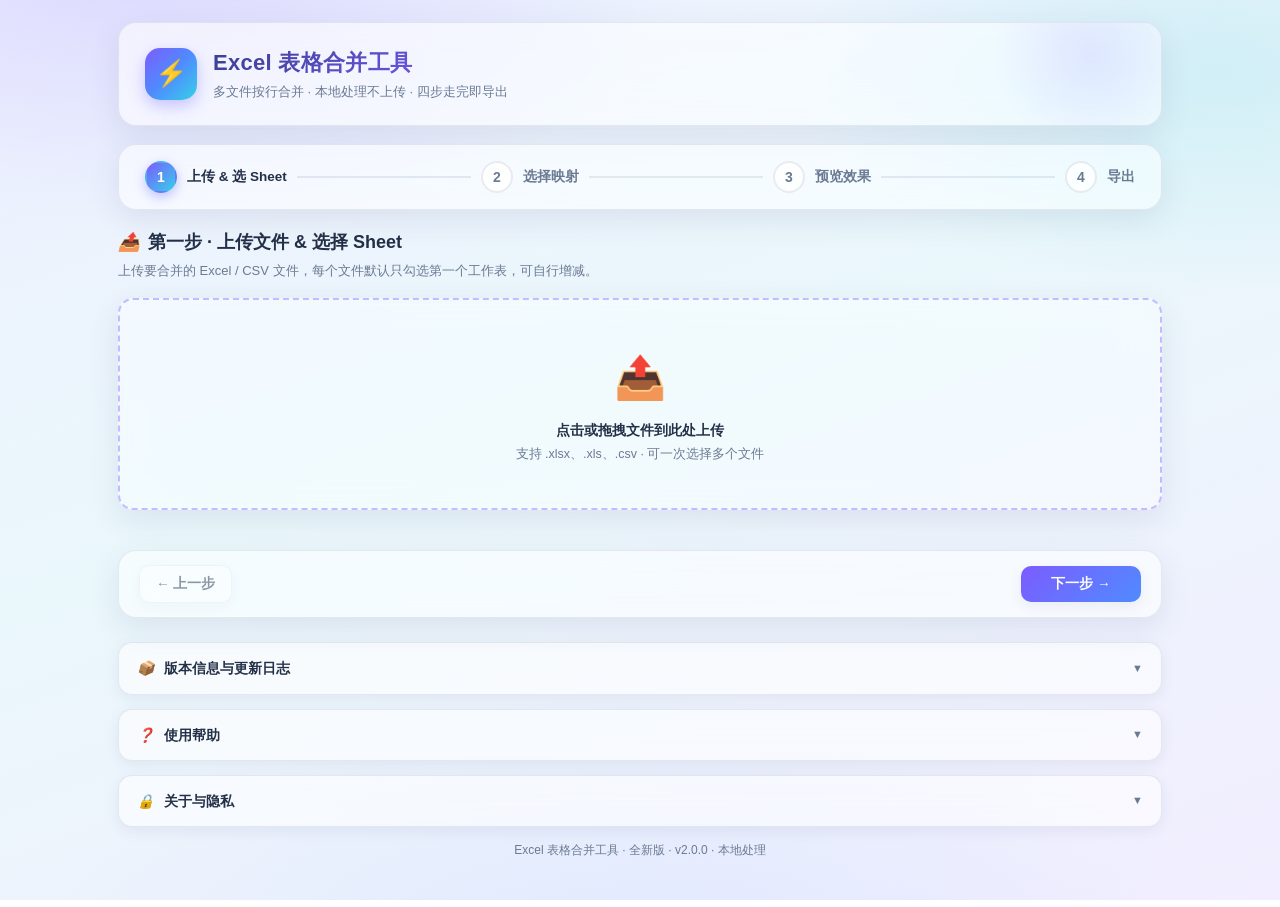
<file: index.html>
<!DOCTYPE html>
<html lang="zh-CN">
<head>
    <meta charset="UTF-8">
    <meta name="viewport" content="width=device-width, initial-scale=1.0">
    <title>Excel 表格合并工具 · 全新版</title>
    <link rel="stylesheet" href="style.css">
</head>
<body>
<div class="app">

    <!-- ==================== 品牌头 ==================== -->
    <header class="app-header glass">
        <div class="brand">
            <span class="brand-icon">⚡</span>
            <div class="brand-text">
                <h1>Excel 表格合并工具</h1>
                <p class="brand-sub">多文件按行合并 · 本地处理不上传 · 四步走完即导出</p>
            </div>
        </div>
    </header>

    <!-- ==================== 四步向导进度条 ==================== -->
    <nav class="stepper glass" id="stepper">
        <div class="step-item active" data-step="1">
            <div class="step-dot" id="stepDot1">1</div>
            <span class="step-label">上传 &amp; 选 Sheet</span>
        </div>
        <div class="step-line"><i></i></div>
        <div class="step-item" data-step="2">
            <div class="step-dot" id="stepDot2">2</div>
            <span class="step-label">选择映射</span>
        </div>
        <div class="step-line"><i></i></div>
        <div class="step-item" data-step="3">
            <div class="step-dot" id="stepDot3">3</div>
            <span class="step-label">预览效果</span>
        </div>
        <div class="step-line"><i></i></div>
        <div class="step-item" data-step="4">
            <div class="step-dot" id="stepDot4">4</div>
            <span class="step-label">导出</span>
        </div>
    </nav>

    <!-- 全局状态条（合并进度提示，默认隐藏） -->
    <div class="status-bar glass" id="statusBar">
        <div id="statusMessage">正在处理文件...</div>
        <div class="progress-bar"><div class="progress" id="progressBar"></div></div>
    </div>

    <main class="app-main">

        <!-- ==================== ① 上传 & 选 Sheet ==================== -->
        <section class="step-panel active" id="step-upload">
            <div class="step-head">
                <h2><i>📤</i> 第一步 · 上传文件 &amp; 选择 Sheet</h2>
                <p>上传要合并的 Excel / CSV 文件，每个文件默认只勾选第一个工作表，可自行增减。</p>
            </div>

            <div class="upload-area glass" id="uploadArea">
                <i>📤</i>
                <p>点击或拖拽文件到此处上传</p>
                <p class="upload-sub">支持 .xlsx、.xls、.csv · 可一次选择多个文件</p>
                <input type="file" id="fileInput" multiple accept=".xlsx,.xls,.csv" style="display: none;">
            </div>

            <div class="file-info" id="fileInfo"><!-- 文件卡片 + 每文件 Sheet 勾选动态生成 --></div>
        </section>

        <!-- ==================== ② 选择映射 ==================== -->
        <section class="step-panel" id="step-mapping">
            <div class="step-head">
                <h2><i>🛠️</i> 第二步 · 选择映射</h2>
                <p>从预设读取，或从源列池点选/新建目标字段并挂上源列。常规直接套预设，新情况手动配。</p>
            </div>

            <!-- 预设横条（读取·修改·保存都在这） -->
            <div class="preset-bar glass">
                <div class="preset-bar-title">📋 预设</div>
                <div class="preset-row">
                    <label>字段模板</label>
                    <select id="fieldPresetSelect" class="input-field glass">
                        <option value="质检目标列预设">质检目标列预设</option>
                        <option value="敏感词目标列映射">敏感词目标列映射</option>
                        <option value="回查目标列映射">回查目标列映射</option>
                        <option value="文本通用">文本通用</option>
                        <option value="图片通用">图片通用</option>
                        <option value="AI反馈-文本">AI反馈-文本</option>
                        <option value="AI反馈-图片">AI反馈-图片</option>
                        <option value="帖子举报">帖子举报</option>
                        <option value="文本举报">文本举报</option>
                        <option value="大模型">大模型</option>
                    </select>
                    <button class="btn btn-primary" id="loadFieldPresetBtn">读取并应用</button>
                </div>
                <div class="preset-row">
                    <label>映射方案</label>
                    <select id="mapPresetSelect" class="input-field glass">
                        <option value="质检映射预设">质检映射预设</option>
                        <option value="敏感词映射预设">敏感词映射预设</option>
                        <option value="回查映射预设">回查映射预设</option>
                    </select>
                    <button class="btn btn-primary" id="loadMapPresetBtn">读取并应用</button>
                </div>
                <div class="preset-row preset-actions">
                    <button class="btn btn-secondary btn-sm" id="managePresetBtn">管理预设</button>
                    <button class="btn btn-success btn-sm" id="savePresetBtn">存为新预设</button>
                    <span class="preset-tip">预设含「字段模板 + 映射方案」，可绑定 Sheet 名；读取、修改、保存都在这里完成。</span>
                </div>
            </div>

            <!-- 左右两栏：源列名池 | 目标字段 -->
            <div class="mapping-grid">
                <!-- 左 · 源列名池 -->
                <div class="source-pool glass">
                    <div class="pool-title">📥 源列名池</div>
                    <p class="pool-hint">点选列名 → 建立目标字段并自动匹配；独有/部分列按来源点选挂载。</p>

                    <div class="pool-section">
                        <div class="pool-sec-head green">
                            <span class="coverage-badge" id="sameCoverage">—</span>
                            <span>同名列（所有勾选来源都有）</span>
                        </div>
                        <div class="pool-tags" id="sameColumnList">
                            <span class="pool-empty">请先上传并勾选文件（第 1 步）</span>
                        </div>
                    </div>

                    <div class="pool-section">
                        <div class="pool-sec-head purple">
                            <span class="coverage-badge" id="partCoverage">—</span>
                            <span>独有 / 部分列（按来源分组，标覆盖 N/M）</span>
                        </div>
                        <div class="pool-groups" id="uniqueColumnList">
                            <span class="pool-empty">同上</span>
                        </div>
                    </div>

                    <div class="pool-new">
                        <input type="text" id="newFieldNameInput" class="input-field glass" placeholder="新建一个字段名字（文件里没有的）">
                        <button class="btn btn-primary btn-sm" id="addNewFieldBtn">＋ 新建字段</button>
                    </div>
                </div>

                <!-- 右 · 目标字段 -->
                <div class="target-fields glass">
                    <div class="pool-title">🎯 目标字段</div>
                    <p class="pool-hint">每个字段可挂多个源列（同名自动全局匹配/独有按来源/缺失自动留空）。</p>
                    <div class="field-list" id="targetFieldList">
                        <span class="pool-empty">从左侧源列名池点选，或载入预设开始。</span>
                    </div>
                </div>
            </div>
        </section>

        <!-- ==================== ③ 预览效果 ==================== -->
        <section class="step-panel" id="step-preview">
            <div class="step-head">
                <h2><i>👁️</i> 第三步 · 预览效果</h2>
                <p>按勾选 Sheet 核对各来源的列匹配明细，不满意可回第 2 步调整。</p>
            </div>
            <div id="previewTableContainer"><!-- 预览表格动态生成 --></div>
        </section>

        <!-- ==================== ④ 导出 ==================== -->
        <section class="step-panel" id="step-export">
            <div class="step-head">
                <h2><i>📦</i> 第四步 · 导出</h2>
                <p>确认配置后一键导出合并文件。全部处理能力（按行合并、人员过滤、日期格式化等）都会保留。</p>
            </div>

            <div id="exportSummary" class="export-summary"><!-- 导出前摘要动态生成 --></div>

            <div class="export-actions">
                <button class="btn btn-success btn-xl" id="mergeAndExportBtn"><i>📤</i> 合并并输出 Excel</button>
            </div>

            <!-- 人员过滤（可选，折叠） -->
            <div class="example-container collapsible glass">
                <div class="example-title" onclick="toggleCollapse(this.parentElement)">
                    <i>👥</i> 人员过滤
                    <span class="staff-switch">
                        <input type="checkbox" id="staffFilterToggle">
                        <label for="staffFilterToggle">启用按名单过滤</label>
                    </span>
                    <span class="staff-summary" id="staffCount">共 0 名人员</span>
                    <span class="collapse-icon">▼</span>
                </div>
                <div class="example-content">
                    <p class="staff-hint">
                        <i>ℹ️</i>
                        开启后，合并时只保留「人员/姓名」列命中下方名单的行；名单留空则保留全部。点「修改人员名单」编辑，可逗号或换行批量输入。
                    </p>
                    <div class="staff-display" id="staffDisplay"><!-- 人员标签动态生成 --></div>
                    <div class="staff-input" id="staffInput"><input type="text" id="staffNameInput" class="input-field glass" placeholder="输入姓名后按回车"></div>
                    <div class="action-buttons">
                        <button class="btn" id="editStaffBtn"><i>✏️</i>修改人员名单</button>
                        <button class="btn btn-success hidden" id="saveStaffBtn"><i>✓</i>保存</button>
                        <button class="btn btn-danger hidden" id="cancelStaffBtn"><i>✕</i>取消</button>
                    </div>
                </div>
            </div>
        </section>

        <!-- ==================== 底部导航 ==================== -->
        <div class="wizard-nav glass">
            <button class="btn" id="prevStepBtn">← 上一步</button>
            <div class="wizard-nav-right">
                <button class="btn btn-primary" id="nextStepBtn">下一步 →</button>
            </div>
        </div>

        <!-- ==================== 底部信息区 ==================== -->
        <footer class="footer-info">
            <div class="example-container collapsible glass">
                <div class="example-title" onclick="toggleCollapse(this.parentElement)">
                    <i>📦</i> 版本信息与更新日志 <span class="collapse-icon">▼</span>
                </div>
                <div class="example-content">
                    <p class="version-line">当前版本：<span class="version-badge">v2.0.0</span></p>
                    <ul class="changelog">
                        <li><strong>v2.0.0</strong> · 全新版：四步向导（上传选Sheet → 选择映射 → 预览 → 导出）+ 玻璃拟态视觉；映射模块内嵌预设（读取/修改/保存）；源列名池「同名 / 独有·部分」双模块 + 覆盖率 N/M 化解模糊地带；目标字段卡支持点选/拖拽/输入补挂源列；保留全部解析、合并、过滤、格式化、备注处理与本地持久化能力。</li>
                        <li><strong>v1.3.0</strong> · 信息架构重构：主界面聚焦「上传 → 应用/合并」；人员过滤、映射配置与预设收纳为可展开设置卡。</li>
                        <li><strong>v1.2.0</strong> · 全新界面重构：改为四步式向导布局。</li>
                        <li><strong>v1.1.0</strong> · 界面与体验优化：新增内嵌流程引导、常驻操作栏。</li>
                        <li><strong>v1.0.0</strong> · 核心功能上线：多文件上传、按人员过滤、列映射与预设、映射预览、按行合并导出。</li>
                    </ul>
                </div>
            </div>

            <div class="example-container collapsible glass">
                <div class="example-title" onclick="toggleCollapse(this.parentElement)">
                    <i>❓</i> 使用帮助 <span class="collapse-icon">▼</span>
                </div>
                <div class="example-content">
                    <p class="example-hint">
                        <strong>快速上手：</strong><br>
                        • ① 上传文件并勾选要合并的 Sheet → ② 载入预设或从源列名池建字段挂源列 → ③ 预览核对 → ④ 导出。<br>
                        • 常规情况：第 2 步顶部「字段模板 + 映射方案」直接读取并应用，两步一套用到底。<br>
                        • 新情况：从左侧源列名池点选列名建字段；同名自动全局匹配，独有列按来源点选，缺失来源自动留空。<br>
                        • 只想合并特定人员：第 4 步展开「人员过滤」，维护名单并开启开关。<br><br>
                        <strong>常见问题：</strong><br>
                        • <em>为什么某字段显示「无此列 → 留空」？</em> 该来源缺少这个列名，导出时该来源此列自动为空，不报错，可在字段上用「＋ 添加源列」补挂。<br>
                        • <em>文件较大、处理慢？</em> 上传后卡片会给出大文件提示，导出前也会二次确认。<br>
                        • <em>配置会自动保存吗？</em> 人员名单、映射与自定义预设会自动保存在本地浏览器，下次自动恢复。
                    </p>
                </div>
            </div>

            <div class="example-container collapsible glass">
                <div class="example-title" onclick="toggleCollapse(this.parentElement)">
                    <i>🔒</i> 关于与隐私 <span class="collapse-icon">▼</span>
                </div>
                <div class="example-content">
                    <p class="example-hint">
                        所有数据仅在本地处理，不会上传任何服务器。你的人员名单、映射偏好与自定义预设仅保存在本地浏览器（localStorage），清除浏览器数据即可删除。
                    </p>
                </div>
            </div>
        </footer>

        <div class="footer-note">Excel 表格合并工具 · 全新版 · v2.0.0 · 本地处理</div>

    </main>
</div>

<script src="vendor/xlsx.full.min.js"></script>
<script src="app.js"></script>
</body>
</html>
</file>
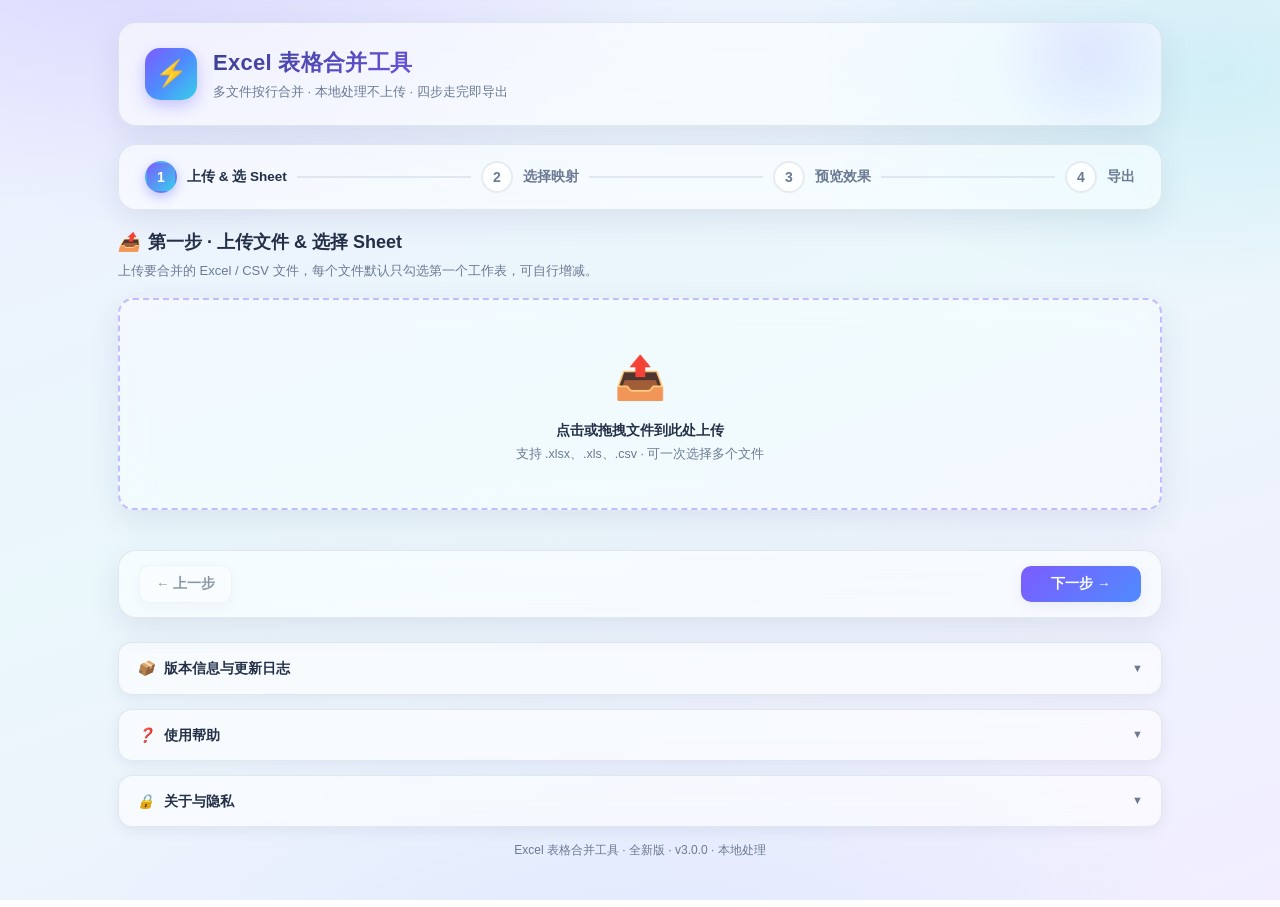
<file: deploy/pages/index.html>
<!DOCTYPE html>
<html lang="zh-CN">
<head>
    <meta charset="UTF-8">
    <meta name="viewport" content="width=device-width, initial-scale=1.0">
    <title>Excel 表格合并工具 · 全新版</title>
    <link rel="stylesheet" href="style.css">
</head>
<body>
<div class="app">

    <!-- ==================== 品牌头 ==================== -->
    <header class="app-header glass">
        <div class="brand">
            <span class="brand-icon">⚡</span>
            <div class="brand-text">
                <h1>Excel 表格合并工具</h1>
                <p class="brand-sub">多文件按行合并 · 本地处理不上传 · 四步走完即导出</p>
            </div>
        </div>
    </header>

    <!-- ==================== 四步向导进度条 ==================== -->
    <nav class="stepper glass" id="stepper">
        <div class="step-item active" data-step="1">
            <div class="step-dot" id="stepDot1">1</div>
            <span class="step-label">上传 &amp; 选 Sheet</span>
        </div>
        <div class="step-line"><i></i></div>
        <div class="step-item" data-step="2">
            <div class="step-dot" id="stepDot2">2</div>
            <span class="step-label">选择映射</span>
        </div>
        <div class="step-line"><i></i></div>
        <div class="step-item" data-step="3">
            <div class="step-dot" id="stepDot3">3</div>
            <span class="step-label">预览效果</span>
        </div>
        <div class="step-line"><i></i></div>
        <div class="step-item" data-step="4">
            <div class="step-dot" id="stepDot4">4</div>
            <span class="step-label">导出</span>
        </div>
    </nav>

    <!-- 全局状态条（合并进度提示，默认隐藏） -->
    <div class="status-bar glass" id="statusBar">
        <div id="statusMessage">正在处理文件...</div>
        <div class="progress-bar"><div class="progress" id="progressBar"></div></div>
    </div>

    <main class="app-main">

        <!-- ==================== ① 上传 & 选 Sheet ==================== -->
        <section class="step-panel active" id="step-upload">
            <div class="step-head">
                <h2><i>📤</i> 第一步 · 上传文件 &amp; 选择 Sheet</h2>
                <p>上传要合并的 Excel / CSV 文件，每个文件默认只勾选第一个工作表，可自行增减。</p>
            </div>

            <div class="upload-area glass" id="uploadArea">
                <i>📤</i>
                <p>点击或拖拽文件到此处上传</p>
                <p class="upload-sub">支持 .xlsx、.xls、.csv · 可一次选择多个文件</p>
                <input type="file" id="fileInput" multiple accept=".xlsx,.xls,.csv" style="display: none;">
            </div>

            <div class="file-info" id="fileInfo"><!-- 文件卡片 + 每文件 Sheet 勾选动态生成 --></div>
        </section>

        <!-- ==================== ② 选择映射 ==================== -->
        <section class="step-panel" id="step-mapping">
            <div class="step-head">
                <h2><i>🛠️</i> 第二步 · 选择映射</h2>
                <p>从预设读取，或从源列池点选/新建目标字段并挂上源列。常规直接套预设，新情况手动配。</p>
            </div>

            <!-- 预设横条（读取·修改·保存都在这） -->
            <div class="preset-bar glass">
                <div class="preset-bar-title">📋 预设</div>
                <div class="preset-row">
                    <label>字段模板</label>
                    <select id="fieldPresetSelect" class="input-field glass">
                        <option value="质检目标列预设">质检目标列预设</option>
                        <option value="敏感词目标列映射">敏感词目标列映射</option>
                        <option value="回查目标列映射">回查目标列映射</option>
                        <option value="文本通用">文本通用</option>
                        <option value="图片通用">图片通用</option>
                        <option value="AI反馈-文本">AI反馈-文本</option>
                        <option value="AI反馈-图片">AI反馈-图片</option>
                        <option value="帖子举报">帖子举报</option>
                        <option value="文本举报">文本举报</option>
                        <option value="大模型">大模型</option>
                    </select>
                    <button class="btn btn-primary" id="loadFieldPresetBtn">读取并应用</button>
                </div>
                <div class="preset-row">
                    <label>映射方案</label>
                    <select id="mapPresetSelect" class="input-field glass">
                        <option value="质检映射预设">质检映射预设</option>
                        <option value="敏感词映射预设">敏感词映射预设</option>
                        <option value="回查映射预设">回查映射预设</option>
                    </select>
                    <button class="btn btn-primary" id="loadMapPresetBtn">读取并应用</button>
                </div>
                <div class="preset-row preset-actions">
                    <button class="btn btn-secondary btn-sm" id="managePresetBtn">管理预设</button>
                    <button class="btn btn-success btn-sm" id="savePresetBtn">存为新预设</button>
                    <span class="preset-tip">预设含「字段模板 + 映射方案」，可绑定 Sheet 名；读取、修改、保存都在这里完成。</span>
                </div>
            </div>

            <!-- 左右两栏：源列名池 | 目标字段 -->
            <div class="mapping-grid">
                <!-- 左 · 源列名池 -->
                <div class="source-pool glass" id="sourcePool">
                    <div class="pool-head">
                        <div class="pool-title">📥 源列名池</div>
                        <button type="button" class="pool-toggle" id="sourcePoolToggle" title="收起 / 展开源列名池">⏴</button>
                    </div>
                    <p class="pool-hint">点选列名 → 建立目标字段并自动匹配；独有/部分列按来源点选挂载。</p>

                    <div class="pool-section">
                        <div class="pool-sec-head green">
                            <span class="coverage-badge" id="sameCoverage">—</span>
                            <span>同名列（所有勾选来源都有）</span>
                        </div>
                        <div class="pool-tags" id="sameColumnList">
                            <span class="pool-empty">请先上传并勾选文件（第 1 步）</span>
                        </div>
                    </div>

                    <div class="pool-section">
                        <div class="pool-sec-head purple">
                            <span class="coverage-badge" id="partCoverage">—</span>
                            <span>独有 / 部分列（按来源分组，标覆盖 N/M）</span>
                        </div>
                        <div class="pool-groups" id="uniqueColumnList">
                            <span class="pool-empty">同上</span>
                        </div>
                    </div>

                    <div class="pool-new">
                        <input type="text" id="newFieldNameInput" class="input-field glass" placeholder="新建一个字段名字（文件里没有的）">
                        <button class="btn btn-primary btn-sm" id="addNewFieldBtn">＋ 新建字段</button>
                    </div>
                </div>

                <!-- 右 · 目标字段 -->
                <div class="target-fields glass">
                    <div class="pool-title">🎯 目标字段</div>
                    <p class="pool-hint">每个字段可挂多个源列（同名自动全局匹配/独有按来源/缺失自动留空）。</p>
                    <div class="field-list" id="targetFieldList">
                        <span class="pool-empty">从左侧源列名池点选，或载入预设开始。</span>
                    </div>
                </div>
            </div>
        </section>

        <!-- ==================== ③ 预览效果 ==================== -->
        <section class="step-panel" id="step-preview">
            <div class="step-head">
                <h2><i>👁️</i> 第三步 · 预览效果</h2>
                <p>按勾选 Sheet 核对各来源的列匹配明细，不满意可回第 2 步调整。</p>
            </div>
            <div id="previewTableContainer"><!-- 预览表格动态生成 --></div>
        </section>

        <!-- ==================== ④ 导出 ==================== -->
        <section class="step-panel" id="step-export">
            <div class="step-head">
                <h2><i>📦</i> 第四步 · 导出</h2>
                <p>确认配置后一键导出合并文件。全部处理能力（按行合并、人员过滤、日期格式化等）都会保留。</p>
            </div>

            <div id="exportSummary" class="export-summary"><!-- 导出前摘要动态生成 --></div>

            <div class="export-actions">
                <button class="btn btn-success btn-xl" id="mergeAndExportBtn"><i>📤</i> 合并并输出 Excel</button>
            </div>

            <!-- 人员过滤（可选，折叠） -->
            <div class="example-container collapsible glass">
                <div class="example-title" onclick="toggleCollapse(this.parentElement)">
                    <i>👥</i> 人员过滤
                    <span class="staff-switch">
                        <input type="checkbox" id="staffFilterToggle">
                        <label for="staffFilterToggle">启用按名单过滤</label>
                    </span>
                    <span class="staff-summary" id="staffCount">共 0 名人员</span>
                    <span class="collapse-icon">▼</span>
                </div>
                <div class="example-content">
                    <p class="staff-hint">
                        <i>ℹ️</i>
                        开启后，合并时只保留「人员/姓名」列命中下方名单的行；名单留空则保留全部。点「修改人员名单」编辑，可逗号或换行批量输入。
                    </p>
                    <div class="staff-display" id="staffDisplay"><!-- 人员标签动态生成 --></div>
                    <div class="staff-input" id="staffInput"><input type="text" id="staffNameInput" class="input-field glass" placeholder="输入姓名后按回车"></div>
                    <div class="action-buttons">
                        <button class="btn" id="editStaffBtn"><i>✏️</i>修改人员名单</button>
                        <button class="btn btn-success hidden" id="saveStaffBtn"><i>✓</i>保存</button>
                        <button class="btn btn-danger hidden" id="cancelStaffBtn"><i>✕</i>取消</button>
                    </div>
                </div>
            </div>
        </section>

        <!-- ==================== 底部导航 ==================== -->
        <div class="wizard-nav glass">
            <button class="btn" id="prevStepBtn">← 上一步</button>
            <div class="wizard-nav-right">
                <button class="btn btn-primary" id="nextStepBtn">下一步 →</button>
            </div>
        </div>

        <!-- ==================== 底部信息区 ==================== -->
        <footer class="footer-info">
            <div class="example-container collapsible glass">
                <div class="example-title" onclick="toggleCollapse(this.parentElement)">
                    <i>📦</i> 版本信息与更新日志 <span class="collapse-icon">▼</span>
                </div>
                <div class="example-content">
                    <p class="version-line">当前版本：<span class="version-badge">v3.0.0</span></p>
                    <ul class="changelog">
                        <li><strong>v3.1.0</strong> · 可选后端处理：新增 server.js（纯 Node 零依赖，复用 core.js），部署后填 index.html 的 BACKEND_URL 即可自动启用，大文件（>50MB）由服务器解析合并，彻底规避浏览器内存限制，小文件仍本地处理（隐私折中）；无后端且文件超 80MB 时给出硬性崩溃预警；源列名池改为可收纳的固定悬浮面板；修复大行数工作表 cleanWorkbook 因 Math.min(...arr) spread 导致的调用栈溢出。
                        <li><strong>v3.0.0</strong> · 架构优化：处理逻辑下沉至 core.js（纯函数、可单测）；解析与合并由 engine.js 调度到 Web Worker 执行，大文件不再冻结 UI，file:// 环境自动降级主线程同步；全局状态收敛为单一 state 对象；移除硬编码人员名单（隐私），仅通过界面维护并持久化；新增 Node 单元测试。功能行为与 v2.0.0 保持一致。</li>
<li><strong>v2.0.0</strong> · 全新版：四步向导（上传选Sheet → 选择映射 → 预览 → 导出）+ 玻璃拟态视觉；映射模块内嵌预设（读取/修改/保存）；源列名池「同名 / 独有·部分」双模块 + 覆盖率 N/M 化解模糊地带；目标字段卡支持点选/拖拽/输入补挂源列；保留全部解析、合并、过滤、格式化、备注处理与本地持久化能力。</li>
                        <li><strong>v1.3.0</strong> · 信息架构重构：主界面聚焦「上传 → 应用/合并」；人员过滤、映射配置与预设收纳为可展开设置卡。</li>
                        <li><strong>v1.2.0</strong> · 全新界面重构：改为四步式向导布局。</li>
                        <li><strong>v1.1.0</strong> · 界面与体验优化：新增内嵌流程引导、常驻操作栏。</li>
                        <li><strong>v1.0.0</strong> · 核心功能上线：多文件上传、按人员过滤、列映射与预设、映射预览、按行合并导出。</li>
                    </ul>
                </div>
            </div>

            <div class="example-container collapsible glass">
                <div class="example-title" onclick="toggleCollapse(this.parentElement)">
                    <i>❓</i> 使用帮助 <span class="collapse-icon">▼</span>
                </div>
                <div class="example-content">
                    <p class="example-hint">
                        <strong>快速上手：</strong><br>
                        • ① 上传文件并勾选要合并的 Sheet → ② 载入预设或从源列名池建字段挂源列 → ③ 预览核对 → ④ 导出。<br>
                        • 常规情况：第 2 步顶部「字段模板 + 映射方案」直接读取并应用，两步一套用到底。<br>
                        • 新情况：从左侧源列名池点选列名建字段；同名自动全局匹配，独有列按来源点选，缺失来源自动留空。<br>
                        • 只想合并特定人员：第 4 步展开「人员过滤」，维护名单并开启开关。<br><br>
                        <strong>常见问题：</strong><br>
                        • <em>为什么某字段显示「无此列 → 留空」？</em> 该来源缺少这个列名，导出时该来源此列自动为空，不报错，可在字段上用「＋ 添加源列」补挂。<br>
                        • <em>文件较大、处理慢？</em> 上传后卡片会给出大文件提示，导出前也会二次确认。<br>
                        • <em>配置会自动保存吗？</em> 人员名单、映射与自定义预设会自动保存在本地浏览器，下次自动恢复。
                    </p>
                </div>
            </div>

            <div class="example-container collapsible glass">
                <div class="example-title" onclick="toggleCollapse(this.parentElement)">
                    <i>🔒</i> 关于与隐私 <span class="collapse-icon">▼</span>
                </div>
                <div class="example-content">
                    <p class="example-hint">
                        所有数据仅在本地处理，不会上传任何服务器。你的人员名单、映射偏好与自定义预设仅保存在本地浏览器（localStorage），清除浏览器数据即可删除。
                    </p>
                </div>
            </div>
        </footer>

        <div class="footer-note">Excel 表格合并工具 · 全新版 · v3.0.0 · 本地处理</div>

    </main>
</div>

<script src="vendor/xlsx.full.min.js"></script>
<script src="core.js"></script>
<!-- 可选：启用后端处理（公司服务器部署 server.js 后填写，如 http://内网IP:8787；留空则纯静态本地处理） -->
    <script>window.BACKEND_URL = '';</script>
<script src="engine.js"></script>
<script src="app.js"></script>
</body>
</html>
</file>
<file: style.css>
/* ============================================================
   Excel 表格合并工具 · 全新版 —— v2.0.0 玻璃拟态主题
   浅色渐变底 + 半透明毛玻璃卡 + 四步向导
   ============================================================ */

:root {
    --ink: #233047;            /* 主文字 */
    --ink-sub: #6b7a93;        /* 次文字 */
    --violet: #7c5cff;         /* 主色（靛紫） */
    --violet-2: #4f8bff;
    --cyan: #35d0e8;
    --green: #22b573;
    --green-soft: #e5f7ef;
    --purple: #8b5cf6;
    --purple-soft: #f1ecff;
    --amber: #e8a13c;
    --amber-soft: #fdf3e0;
    --red: #e2595f;
    --glass: rgba(255, 255, 255, 0.58);
    --glass-strong: rgba(255, 255, 255, 0.78);
    --line: rgba(120, 130, 160, 0.16);
    --shadow: 0 10px 30px rgba(60, 70, 120, 0.10);
    --shadow-sm: 0 4px 14px rgba(60, 70, 120, 0.08);
    --radius: 18px;
}

* { box-sizing: border-box; margin: 0; padding: 0; }

body {
    font-family: -apple-system, BlinkMacSystemFont, "PingFang SC", "Microsoft YaHei", "Helvetica Neue", Arial, sans-serif;
    color: var(--ink);
    line-height: 1.6;
    -webkit-font-smoothing: antialiased;
    /* 浅色渐变底 + 装饰光斑 */
    background:
        radial-gradient(70% 50% at 12% -5%, rgba(124, 92, 255, 0.16), transparent 60%),
        radial-gradient(60% 45% at 95% 8%, rgba(74, 200, 222, 0.16), transparent 55%),
        radial-gradient(80% 55% at 50% 110%, rgba(120, 180, 255, 0.14), transparent 60%),
        linear-gradient(160deg, #eef0ff 0%, #eaf7fb 45%, #f2eeff 100%);
    background-attachment: fixed;
    min-height: 100vh;
}

.app { max-width: 1080px; margin: 0 auto; padding: 22px 18px 46px; }

/* ---------- 毛玻璃通用卡片 ---------- */
.glass {
    background: var(--glass);
    backdrop-filter: blur(18px) saturate(150%);
    -webkit-backdrop-filter: blur(18px) saturate(150%);
    border: 1px solid var(--line);
    border-radius: var(--radius);
    box-shadow: var(--shadow);
}

/* ==================== 品牌头 ==================== */
.app-header { padding: 22px 26px; margin-bottom: 18px; position: relative; overflow: hidden; }
.app-header::after {
    content: ""; position: absolute; right: -30px; top: -70px;
    width: 200px; height: 200px; border-radius: 50%;
    background: radial-gradient(circle, rgba(124,92,255,0.12), transparent 70%);
}
.brand { display: flex; align-items: center; gap: 16px; position: relative; z-index: 1; }
.brand-icon {
    width: 52px; height: 52px; border-radius: 15px;
    background: linear-gradient(135deg, var(--violet), var(--violet-2), var(--cyan));
    color: #fff; display: flex; align-items: center; justify-content: center;
    font-size: 26px; box-shadow: 0 6px 16px rgba(110, 100, 255, 0.35);
    flex-shrink: 0;
}
.brand-text h1 { font-size: 22px; font-weight: 800; letter-spacing: 0.3px;
    background: linear-gradient(135deg, #3a3f8f, var(--violet));
    -webkit-background-clip: text; background-clip: text; color: transparent; }
.brand-sub { margin-top: 2px; font-size: 13px; color: var(--ink-sub); }

/* ==================== 四步向导进度条 ==================== */
.stepper { display: flex; align-items: center; padding: 16px 26px; margin-bottom: 18px; }
.step-item { display: flex; align-items: center; gap: 10px; cursor: pointer; user-select: none; }
.step-dot {
    width: 32px; height: 32px; border-radius: 50%;
    display: flex; align-items: center; justify-content: center;
    font-size: 14px; font-weight: 700;
    background: rgba(255,255,255,0.8); color: var(--ink-sub);
    border: 2px solid var(--line); transition: all 0.25s ease;
}
.step-label { font-size: 13.5px; font-weight: 600; color: var(--ink-sub); white-space: nowrap; transition: color 0.2s; }
.step-line { flex: 1; height: 2px; margin: 0 10px; background: var(--line); position: relative; }
.step-line i { display: block; height: 100%; width: 0%; background: linear-gradient(90deg, var(--violet), var(--cyan)); border-radius: 2px; transition: width 0.4s ease; }
.step-item.active .step-dot { background: linear-gradient(135deg, var(--violet), var(--cyan)); color: #fff; border-color: transparent; box-shadow: 0 4px 12px rgba(110,100,255,0.4); }
.step-item.active .step-label { color: var(--ink); }
.step-item.done .step-dot { background: var(--green-soft); color: var(--green); border-color: var(--green); }
.step-item.done .step-label { color: var(--ink-sub); }

/* ==================== 全局状态条 ==================== */
.status-bar { display: none; padding: 12px 20px; margin-bottom: 16px; }
.status-bar #statusMessage { font-size: 13.5px; color: var(--ink); margin-bottom: 8px; }
.progress-bar { height: 8px; background: rgba(120,130,160,0.15); border-radius: 999px; overflow: hidden; }
.progress { height: 100%; width: 0%; background: linear-gradient(90deg, var(--green), var(--cyan)); border-radius: 999px; transition: width 0.3s ease; }

/* ==================== 步骤面板 ==================== */
.step-panel { display: none; }
.step-panel.active { display: block; }
.step-head { margin-bottom: 16px; }
.step-head h2 { font-size: 18px; display: flex; align-items: center; gap: 8px; margin-bottom: 4px; }
.step-head p { font-size: 13px; color: var(--ink-sub); }
.panel { background: var(--glass-strong); border-radius: var(--radius); box-shadow: var(--shadow); padding: 22px 24px; margin-bottom: 16px; border: 1px solid var(--line); }

/* ==================== 上传区 ==================== */
.upload-area {
    border: 2px dashed rgba(124, 92, 255, 0.4);
    border-radius: 15px; background: rgba(255,255,255,0.45);
    text-align: center; padding: 44px 20px; cursor: pointer; transition: all 0.2s ease;
    color: var(--ink-sub);
}
.upload-area:hover, .upload-area.dragover { border-color: var(--violet); background: rgba(255,255,255,0.72); }
.upload-area > i { font-size: 42px; display: block; font-style: normal; margin-bottom: 8px; }
.upload-area > p { font-size: 14px; color: var(--ink); font-weight: 600; }
.upload-area .upload-sub { font-size: 12.5px; color: var(--ink-sub); font-weight: 400; margin-top: 3px; }

/* ---------- 文件卡片 + Sheet 勾选 ---------- */
.file-info { display: grid; grid-template-columns: repeat(auto-fill, minmax(280px, 1fr)); gap: 14px; margin-top: 18px; }
.file-card {
    background: var(--glass-strong); border: 1px solid var(--line); border-radius: 15px;
    padding: 14px 16px; box-shadow: var(--shadow-sm); position: relative;
}
.file-card.loading { opacity: 0.7; }
.file-card h4 { font-size: 13.5px; margin-bottom: 4px; padding-right: 24px; word-break: break-all; }
.file-card .file-meta { font-size: 12px; color: var(--ink-sub); margin-top: 4px; }
.file-card .file-warning { color: var(--amber); font-weight: 600; margin-top: 5px; font-size: 12px; }
.file-card .close-btn { position: absolute; top: 8px; right: 10px; border: none; background: none; font-size: 18px; color: var(--ink-sub); cursor: pointer; line-height: 1; }
.file-card .close-btn:hover { color: var(--red); }
.file-card .sheet-list { margin-top: 10px; display: flex; flex-wrap: wrap; gap: 7px; }
.file-card .sheet-label { font-size: 11.5px; color: var(--ink-sub); width: 100%; margin-bottom: 2px; }
.sheet-chip {
    display: inline-flex; align-items: center; gap: 5px; cursor: pointer; user-select: none;
    padding: 4px 11px; border-radius: 999px; font-size: 12px; font-weight: 500;
    background: rgba(120,130,160,0.10); color: var(--ink-sub);
    border: 1.5px solid var(--line); transition: all 0.15s ease;
}
.sheet-chip.checked { background: var(--violet-soft); color: var(--violet); border-color: var(--violet); font-weight: 600; }
.sheet-chip input { display: none; }

/* ==================== 通用按钮 / 输入 ==================== */
.btn {
    display: inline-flex; align-items: center; gap: 6px; justify-content: center;
    padding: 9px 16px; border: 1px solid var(--line); background: rgba(255,255,255,0.7);
    color: var(--ink); border-radius: 10px; font-size: 13.5px; font-weight: 600;
    cursor: pointer; transition: all 0.18s ease; font-family: inherit; box-shadow: var(--shadow-sm);
}
.btn:hover { transform: translateY(-1px); }
.btn i { font-style: normal; }
.btn:disabled { opacity: 0.5; cursor: not-allowed; transform: none; }
.btn-primary { background: linear-gradient(135deg, var(--violet), var(--violet-2)); border: none; color: #fff; }
.btn-primary:hover { filter: brightness(1.05); }
.btn-success { background: linear-gradient(135deg, var(--green), #2bc77f); border: none; color: #fff; }
.btn-success:hover { filter: brightness(1.05); }
.btn-danger { background: var(--red); border: none; color: #fff; }
.btn-warning { background: var(--amber); border: none; color: #fff; }
.btn-secondary { background: rgba(120,130,160,0.18); border: 1px solid var(--line); color: var(--ink); }
.btn-sm { padding: 5px 11px; font-size: 12px; border-radius: 8px; }
.btn-xl { padding: 14px 30px; font-size: 16px; border-radius: 12px; }
.hidden { display: none !important; }

.input-field {
    width: 100%; padding: 9px 13px; border: 1px solid var(--line);
    border-radius: 10px; font-size: 13.5px; font-family: inherit;
    color: var(--ink); min-width: 0; outline: none; transition: box-shadow 0.15s;
}
.input-field:focus { border-color: var(--violet); box-shadow: 0 0 0 3px rgba(124,92,255,0.15); }

/* ==================== 预设横条 ==================== */
.preset-bar { padding: 16px 20px; margin-bottom: 16px; }
.preset-bar-title { font-size: 14px; font-weight: 800; margin-bottom: 10px; color: var(--ink); }
.preset-row { display: flex; align-items: center; gap: 10px; margin-bottom: 10px; flex-wrap: wrap; }
.preset-row:last-child { margin-bottom: 0; }
.preset-row label { font-size: 13px; font-weight: 600; color: var(--ink-sub); width: 64px; flex-shrink: 0; }
.preset-row .input-field { flex: 1; min-width: 160px; }
.preset-actions { border-top: 1px dashed var(--line); padding-top: 12px; align-items: center; }
.preset-tip { font-size: 12px; color: var(--ink-sub); flex: 1; min-width: 200px; line-height: 1.6; }

/* ==================== 映射两栏 ==================== */
.mapping-grid { display: grid; grid-template-columns: 1fr 1.1fr; gap: 16px; align-items: start; }
.source-pool, .target-fields { padding: 18px 18px; }
.pool-title { font-size: 15px; font-weight: 800; margin-bottom: 4px; }
.pool-hint { font-size: 12.5px; color: var(--ink-sub); margin-bottom: 14px; }

/* ---- 源列名池 ---- */
.pool-section { margin-bottom: 16px; }
.pool-sec-head { display: flex; align-items: center; gap: 8px; font-size: 13px; font-weight: 700; margin-bottom: 10px; }
.pool-sec-head.green { color: var(--green); }
.pool-sec-head.purple { color: var(--purple); }
.coverage-badge {
    background: rgba(120,130,160,0.14); color: var(--ink); padding: 1px 9px;
    border-radius: 999px; font-size: 11.5px; font-weight: 700;
}
.pool-tags { display: flex; flex-wrap: wrap; gap: 8px; }
.pool-tag {
    display: inline-flex; align-items: center; gap: 5px; cursor: pointer;
    padding: 5px 12px; border-radius: 10px; font-size: 12.5px; font-weight: 600;
    transition: all 0.15s ease; border: 1.5px solid;
}
.pool-tag.green { background: var(--green-soft); color: var(--green); border-color: rgba(34,181,115,0.5); }
.pool-tag.green:hover { background: #d4f2e3; }
.pool-tag.purple { background: var(--purple-soft); color: var(--purple); border-color: rgba(139,92,246,0.5); }
.pool-tag.purple:hover { background: #e3d9ff; }
.pool-tag .src-badge { font-size: 10.5px; font-weight: 700; opacity: 0.85; }
.pool-tag .miss { color: var(--amber); font-weight: 600; }

.pool-groups { display: flex; flex-direction: column; gap: 10px; }
.pool-group-label { font-size: 12px; font-weight: 700; color: var(--ink-sub); display: flex; align-items: center; gap: 6px; }
.pool-group-label .fb { font-weight: 600; opacity: 0.8; }
.pool-tags-sm { display: flex; flex-wrap: wrap; gap: 7px; margin-top: 6px; }
.pool-empty { font-size: 12.5px; color: var(--ink-sub); opacity: 0.8; padding: 6px 0; display: block; }
.pool-new { display: flex; gap: 8px; margin-top: 14px; border-top: 1px dashed var(--line); padding-top: 14px; }
.pool-new .input-field { flex: 1; }

/* ---- 目标字段卡 ---- */
.field-list { display: flex; flex-direction: column; gap: 12px; }
.field-card {
    border: 1.5px solid var(--line); border-radius: 13px; padding: 12px 14px;
    background: rgba(255,255,255,0.5); transition: all 0.2s ease;
}
.field-card.dragover { border-color: var(--violet); background: rgba(124,92,255,0.08); }
.field-card-head { display: flex; align-items: center; gap: 8px; margin-bottom: 9px; }
.field-name { font-size: 14px; font-weight: 800; flex: 1; word-break: break-all; }
.field-del { border: none; background: none; color: var(--ink-sub); cursor: pointer; font-size: 16px; line-height: 1; }
.field-del:hover { color: var(--red); }
.src-chips { display: flex; flex-wrap: wrap; gap: 6px; margin-bottom: 9px; }
.src-chip {
    display: inline-flex; align-items: center; gap: 5px; padding: 3px 9px; border-radius: 8px;
    font-size: 12px; font-weight: 600;
}
.src-chip.all { background: var(--green-soft); color: var(--green); }
.src-chip.file { background: var(--purple-soft); color: var(--purple); }
.src-chip.blank { background: var(--amber-soft); color: var(--amber); border: 1px dashed rgba(232,161,60,0.6); }
.src-chip .x { cursor: pointer; font-weight: 800; opacity: 0.7; }
.src-chip .x:hover { opacity: 1; }
.field-add { display: flex; align-items: center; gap: 7px; }
.field-add select { flex: 1; }
.field-add .btn { white-space: nowrap; }
.field-add-hint { font-size: 11.5px; color: var(--ink-sub); }

/* ==================== 预览表格 ==================== */
.table-responsive { overflow-x: auto; background: rgba(255,255,255,0.5); border-radius: 13px; padding: 4px; }
.table-responsive table { width: 100%; border-collapse: collapse; font-size: 13px; }
.table-responsive th, .table-responsive td { border: 1px solid var(--line); padding: 9px 12px; text-align: left; }
.table-responsive th { background: rgba(124,92,255,0.08); color: var(--ink-sub); font-weight: 700; white-space: nowrap; }
.table-responsive td { background: rgba(255,255,255,0.6); color: var(--ink); }
.table-responsive td.match { color: var(--green); }
.table-responsive td.nomatch { color: var(--ink-sub); opacity: 0.8; }
.preview-note { margin-top: 12px; font-size: 12.5px; color: var(--ink-sub); }
.preview-note b { color: var(--violet); }
.legend { display: flex; gap: 14px; flex-wrap: wrap; margin-top: 10px; font-size: 12px; color: var(--ink-sub); }
.legend span { display: inline-flex; align-items: center; gap: 5px; }

/* ==================== 导出摘要 ==================== */
.export-summary {
    background: var(--glass-strong); border: 1px solid var(--line); border-radius: 15px;
    padding: 16px 20px; margin-bottom: 16px; font-size: 13.5px; line-height: 2;
}
.export-summary .row { display: flex; gap: 8px; }
.export-summary .k { color: var(--ink-sub); min-width: 90px; }
.export-summary .v { font-weight: 600; word-break: break-all; }
.export-summary .ok { color: var(--green); font-weight: 600; }
.export-summary .warn { color: var(--amber); font-weight: 600; }
.export-actions { display: flex; justify-content: center; margin: 10px 0 22px; }

/* ==================== 人员过滤 ==================== */
.example-container { border: 1px solid var(--line); border-radius: 14px; margin-top: 14px; overflow: hidden; background: var(--glass); backdrop-filter: blur(14px); box-shadow: var(--shadow-sm); }
.example-container.collapsible .example-content { display: none; }
.example-container.collapsible.expanded .example-content { display: block; }
.example-title { display: flex; align-items: center; gap: 10px; padding: 14px 18px; cursor: pointer; user-select: none; font-size: 14px; font-weight: 700; color: var(--ink); transition: background 0.15s ease; flex-wrap: wrap; }
.example-title:hover { background: rgba(124,92,255,0.05); }
.collapse-icon { margin-left: auto; font-size: 11px; color: var(--ink-sub); transition: transform 0.2s ease; }
.example-container.collapsible.expanded .collapse-icon { transform: rotate(180deg); }
.staff-summary { font-size: 11.5px; font-weight: 600; color: var(--violet-2); background: var(--violet-soft); padding: 2px 11px; border-radius: 999px; }
.staff-switch { display: inline-flex; align-items: center; gap: 6px; font-size: 12px; font-weight: 600; color: var(--ink); }
.staff-switch input { accent-color: var(--violet); width: 16px; height: 16px; cursor: pointer; }
.example-content { padding: 8px 18px 18px; }
.example-hint { font-size: 13px; color: var(--ink-sub); line-height: 1.9; }
.example-hint strong { color: var(--ink); }
.staff-hint { background: var(--amber-soft); border: 1px solid rgba(232,161,60,0.4); border-radius: 10px; padding: 10px 14px; font-size: 12.5px; color: #7a5120; margin-bottom: 14px; }
.staff-display { display: flex; flex-wrap: wrap; gap: 8px; margin-bottom: 12px; }
.staff-tag {
    display: inline-flex; align-items: center; gap: 6px; background: var(--violet-soft);
    color: var(--violet); border: 1px solid rgba(124,92,255,0.4); border-radius: 999px;
    padding: 4px 12px; font-size: 12.5px; font-weight: 600;
}
.staff-tag button { border: none; background: none; cursor: pointer; color: inherit; font-size: 13px; line-height: 1; padding: 0; }
.staff-input { margin-bottom: 12px; }
#staffNameInput { width: 100%; }
.staff-input textarea { width: 100%; min-height: 100px; padding: 10px; border: 1px solid var(--line); border-radius: 10px; resize: vertical; font-family: inherit; outline: none; }
.staff-input textarea:focus { border-color: var(--violet); }
.action-buttons { display: flex; gap: 8px; }

/* ==================== 底部导航 ==================== */
.wizard-nav {
    display: flex; align-items: center; justify-content: space-between;
    padding: 14px 20px; margin: 22px 0 10px; position: sticky; bottom: 12px; z-index: 20;
}
.wizard-nav-right .btn { min-width: 120px; }

/* ==================== 底部信息 ==================== */
.footer-info { margin-top: 24px; }
.footer-info .example-container { background: var(--glass); }
.version-line { margin: 8px 0 10px; display: flex; align-items: center; gap: 8px; font-size: 13px; }
.version-badge { background: linear-gradient(135deg, var(--violet), var(--cyan)); color: #fff; padding: 2px 11px; border-radius: 999px; font-size: 12px; font-weight: 700; }
.changelog { margin: 4px 0 6px 18px; line-height: 1.85; font-size: 13px; color: var(--ink-sub); }
.changelog li { margin-bottom: 6px; }
.changelog strong { color: var(--ink); }
.footer-note { margin-top: 14px; text-align: center; color: var(--ink-sub); font-size: 12px; }

/* ==================== 响应式 ==================== */
@media (max-width: 860px) {
    .mapping-grid { grid-template-columns: 1fr; }
    .stepper { flex-wrap: wrap; gap: 8px; }
    .step-line { display: none; }
}
@media (max-width: 600px) {
    .app { padding: 12px 10px 32px; }
    .app-header { padding: 16px; }
    .brand-icon { width: 42px; height: 42px; font-size: 20px; }
    .file-info { grid-template-columns: 1fr; }
    .preset-row { flex-direction: column; align-items: stretch; }
    .preset-row label { width: auto; }
    .preset-row .input-field { width: 100%; }
}
</file>
<file: deploy/pages/style.css>
/* ============================================================
   Excel 表格合并工具 · 全新版 —— v3.1.0 玻璃拟态主题
   浅色渐变底 + 半透明毛玻璃卡 + 四步向导
   ============================================================ */

:root {
    --ink: #233047;            /* 主文字 */
    --ink-sub: #6b7a93;        /* 次文字 */
    --violet: #7c5cff;         /* 主色（靛紫） */
    --violet-2: #4f8bff;
    --cyan: #35d0e8;
    --green: #22b573;
    --green-soft: #e5f7ef;
    --purple: #8b5cf6;
    --purple-soft: #f1ecff;
    --amber: #e8a13c;
    --amber-soft: #fdf3e0;
    --red: #e2595f;
    --glass: rgba(255, 255, 255, 0.58);
    --glass-strong: rgba(255, 255, 255, 0.78);
    --line: rgba(120, 130, 160, 0.16);
    --shadow: 0 10px 30px rgba(60, 70, 120, 0.10);
    --shadow-sm: 0 4px 14px rgba(60, 70, 120, 0.08);
    --radius: 18px;
}

* { box-sizing: border-box; margin: 0; padding: 0; }

body {
    font-family: -apple-system, BlinkMacSystemFont, "PingFang SC", "Microsoft YaHei", "Helvetica Neue", Arial, sans-serif;
    color: var(--ink);
    line-height: 1.6;
    -webkit-font-smoothing: antialiased;
    /* 浅色渐变底 + 装饰光斑 */
    background:
        radial-gradient(70% 50% at 12% -5%, rgba(124, 92, 255, 0.16), transparent 60%),
        radial-gradient(60% 45% at 95% 8%, rgba(74, 200, 222, 0.16), transparent 55%),
        radial-gradient(80% 55% at 50% 110%, rgba(120, 180, 255, 0.14), transparent 60%),
        linear-gradient(160deg, #eef0ff 0%, #eaf7fb 45%, #f2eeff 100%);
    background-attachment: fixed;
    min-height: 100vh;
}

.app { max-width: 1080px; margin: 0 auto; padding: 22px 18px 46px; }

/* ---------- 毛玻璃通用卡片 ---------- */
.glass {
    background: var(--glass);
    backdrop-filter: blur(18px) saturate(150%);
    -webkit-backdrop-filter: blur(18px) saturate(150%);
    border: 1px solid var(--line);
    border-radius: var(--radius);
    box-shadow: var(--shadow);
}

/* ==================== 品牌头 ==================== */
.app-header { padding: 22px 26px; margin-bottom: 18px; position: relative; overflow: hidden; }
.app-header::after {
    content: ""; position: absolute; right: -30px; top: -70px;
    width: 200px; height: 200px; border-radius: 50%;
    background: radial-gradient(circle, rgba(124,92,255,0.12), transparent 70%);
}
.brand { display: flex; align-items: center; gap: 16px; position: relative; z-index: 1; }
.brand-icon {
    width: 52px; height: 52px; border-radius: 15px;
    background: linear-gradient(135deg, var(--violet), var(--violet-2), var(--cyan));
    color: #fff; display: flex; align-items: center; justify-content: center;
    font-size: 26px; box-shadow: 0 6px 16px rgba(110, 100, 255, 0.35);
    flex-shrink: 0;
}
.brand-text h1 { font-size: 22px; font-weight: 800; letter-spacing: 0.3px;
    background: linear-gradient(135deg, #3a3f8f, var(--violet));
    -webkit-background-clip: text; background-clip: text; color: transparent; }
.brand-sub { margin-top: 2px; font-size: 13px; color: var(--ink-sub); }

/* ==================== 四步向导进度条 ==================== */
.stepper { display: flex; align-items: center; padding: 16px 26px; margin-bottom: 18px; }
.step-item { display: flex; align-items: center; gap: 10px; cursor: pointer; user-select: none; }
.step-dot {
    width: 32px; height: 32px; border-radius: 50%;
    display: flex; align-items: center; justify-content: center;
    font-size: 14px; font-weight: 700;
    background: rgba(255,255,255,0.8); color: var(--ink-sub);
    border: 2px solid var(--line); transition: all 0.25s ease;
}
.step-label { font-size: 13.5px; font-weight: 600; color: var(--ink-sub); white-space: nowrap; transition: color 0.2s; }
.step-line { flex: 1; height: 2px; margin: 0 10px; background: var(--line); position: relative; }
.step-line i { display: block; height: 100%; width: 0%; background: linear-gradient(90deg, var(--violet), var(--cyan)); border-radius: 2px; transition: width 0.4s ease; }
.step-item.active .step-dot { background: linear-gradient(135deg, var(--violet), var(--cyan)); color: #fff; border-color: transparent; box-shadow: 0 4px 12px rgba(110,100,255,0.4); }
.step-item.active .step-label { color: var(--ink); }
.step-item.done .step-dot { background: var(--green-soft); color: var(--green); border-color: var(--green); }
.step-item.done .step-label { color: var(--ink-sub); }

/* ==================== 全局状态条 ==================== */
.status-bar { display: none; padding: 12px 20px; margin-bottom: 16px; }
.status-bar #statusMessage { font-size: 13.5px; color: var(--ink); margin-bottom: 8px; }
.progress-bar { height: 8px; background: rgba(120,130,160,0.15); border-radius: 999px; overflow: hidden; }
.progress { height: 100%; width: 0%; background: linear-gradient(90deg, var(--green), var(--cyan)); border-radius: 999px; transition: width 0.3s ease; }

/* ==================== 步骤面板 ==================== */
.step-panel { display: none; }
.step-panel.active { display: block; }
.step-head { margin-bottom: 16px; }
.step-head h2 { font-size: 18px; display: flex; align-items: center; gap: 8px; margin-bottom: 4px; }
.step-head p { font-size: 13px; color: var(--ink-sub); }
.panel { background: var(--glass-strong); border-radius: var(--radius); box-shadow: var(--shadow); padding: 22px 24px; margin-bottom: 16px; border: 1px solid var(--line); }

/* ==================== 上传区 ==================== */
.upload-area {
    border: 2px dashed rgba(124, 92, 255, 0.4);
    border-radius: 15px; background: rgba(255,255,255,0.45);
    text-align: center; padding: 44px 20px; cursor: pointer; transition: all 0.2s ease;
    color: var(--ink-sub);
}
.upload-area:hover, .upload-area.dragover { border-color: var(--violet); background: rgba(255,255,255,0.72); }
.upload-area > i { font-size: 42px; display: block; font-style: normal; margin-bottom: 8px; }
.upload-area > p { font-size: 14px; color: var(--ink); font-weight: 600; }
.upload-area .upload-sub { font-size: 12.5px; color: var(--ink-sub); font-weight: 400; margin-top: 3px; }

/* ---------- 文件卡片 + Sheet 勾选 ---------- */
.file-info { display: grid; grid-template-columns: repeat(auto-fill, minmax(280px, 1fr)); gap: 14px; margin-top: 18px; }
.file-card {
    background: var(--glass-strong); border: 1px solid var(--line); border-radius: 15px;
    padding: 14px 16px; box-shadow: var(--shadow-sm); position: relative;
}
.file-card.loading { opacity: 0.7; }
.file-card h4 { font-size: 13.5px; margin-bottom: 4px; padding-right: 24px; word-break: break-all; }
.file-card .file-meta { font-size: 12px; color: var(--ink-sub); margin-top: 4px; }
.file-card .file-warning { color: var(--amber); font-weight: 600; margin-top: 5px; font-size: 12px; }
.file-card .close-btn { position: absolute; top: 8px; right: 10px; border: none; background: none; font-size: 18px; color: var(--ink-sub); cursor: pointer; line-height: 1; }
.file-card .close-btn:hover { color: var(--red); }
.file-card .sheet-list { margin-top: 10px; display: flex; flex-wrap: wrap; gap: 7px; }
.file-card .sheet-label { font-size: 11.5px; color: var(--ink-sub); width: 100%; margin-bottom: 2px; }
.sheet-chip {
    display: inline-flex; align-items: center; gap: 5px; cursor: pointer; user-select: none;
    padding: 4px 11px; border-radius: 999px; font-size: 12px; font-weight: 500;
    background: rgba(120,130,160,0.10); color: var(--ink-sub);
    border: 1.5px solid var(--line); transition: all 0.15s ease;
}
.sheet-chip.checked { background: var(--violet-soft); color: var(--violet); border-color: var(--violet); font-weight: 600; }
.sheet-chip input { display: none; }

/* ==================== 通用按钮 / 输入 ==================== */
.btn {
    display: inline-flex; align-items: center; gap: 6px; justify-content: center;
    padding: 9px 16px; border: 1px solid var(--line); background: rgba(255,255,255,0.7);
    color: var(--ink); border-radius: 10px; font-size: 13.5px; font-weight: 600;
    cursor: pointer; transition: all 0.18s ease; font-family: inherit; box-shadow: var(--shadow-sm);
}
.btn:hover { transform: translateY(-1px); }
.btn i { font-style: normal; }
.btn:disabled { opacity: 0.5; cursor: not-allowed; transform: none; }
.btn-primary { background: linear-gradient(135deg, var(--violet), var(--violet-2)); border: none; color: #fff; }
.btn-primary:hover { filter: brightness(1.05); }
.btn-success { background: linear-gradient(135deg, var(--green), #2bc77f); border: none; color: #fff; }
.btn-success:hover { filter: brightness(1.05); }
.btn-danger { background: var(--red); border: none; color: #fff; }
.btn-warning { background: var(--amber); border: none; color: #fff; }
.btn-secondary { background: rgba(120,130,160,0.18); border: 1px solid var(--line); color: var(--ink); }
.btn-sm { padding: 5px 11px; font-size: 12px; border-radius: 8px; }
.btn-xl { padding: 14px 30px; font-size: 16px; border-radius: 12px; }
.hidden { display: none !important; }

.input-field {
    width: 100%; padding: 9px 13px; border: 1px solid var(--line);
    border-radius: 10px; font-size: 13.5px; font-family: inherit;
    color: var(--ink); min-width: 0; outline: none; transition: box-shadow 0.15s;
}
.input-field:focus { border-color: var(--violet); box-shadow: 0 0 0 3px rgba(124,92,255,0.15); }

/* ==================== 预设横条 ==================== */
.preset-bar { padding: 16px 20px; margin-bottom: 16px; }
.preset-bar-title { font-size: 14px; font-weight: 800; margin-bottom: 10px; color: var(--ink); }
.preset-row { display: flex; align-items: center; gap: 10px; margin-bottom: 10px; flex-wrap: wrap; }
.preset-row:last-child { margin-bottom: 0; }
.preset-row label { font-size: 13px; font-weight: 600; color: var(--ink-sub); width: 64px; flex-shrink: 0; }
.preset-row .input-field { flex: 1; min-width: 160px; }
.preset-actions { border-top: 1px dashed var(--line); padding-top: 12px; align-items: center; }
.preset-tip { font-size: 12px; color: var(--ink-sub); flex: 1; min-width: 200px; line-height: 1.6; }

/* ==================== 映射布局（源列名池悬浮于容器外左侧 + 目标字段占满容器） ==================== */
.mapping-grid { display: block; }
.source-pool, .target-fields { padding: 18px 18px; }

/* ---- 源列名池：fixed 悬浮于左侧最上层，任何屏宽都保持悬浮；支持收纳 ---- */
.source-pool {
    position: fixed;
    top: 150px;
    /* 宽屏：面板右缘贴容器左外缘（左缘=(100vw-1080)/2），再左移面板宽330+间距16；
       窄屏：calc 为负，max 兜底到距左缘 14px */
    left: max(14px, calc((100vw - 1080px) / 2 - 346px));
    width: 330px;
    max-height: calc(100vh - 176px);
    overflow-y: auto;
    z-index: 60;
    margin: 0;
    box-shadow: 0 10px 30px rgba(60, 70, 120, 0.18);
    transition: all 0.22s ease;
}

/* 收纳态：只露出一个竖向小把手，不遮挡内容 */
.source-pool.collapsed {
    width: 46px;
    padding: 0;
    overflow: hidden;
    box-shadow: 0 6px 18px rgba(60, 70, 120, 0.14);
}
.source-pool.collapsed .pool-hint,
.source-pool.collapsed .pool-section,
.source-pool.collapsed .pool-new { display: none; }
.source-pool.collapsed .pool-head { justify-content: center; padding: 14px 0; }
.source-pool.collapsed .pool-title { display: none; }
.source-pool.collapsed .pool-toggle { font-size: 16px; }

/* 源列名池头部：标题 + 收纳按钮 */
.pool-head { display: flex; align-items: center; gap: 8px; margin-bottom: 4px; }
.pool-toggle {
    margin-left: auto;
    border: none; background: rgba(120,130,160,0.14); color: var(--ink-sub);
    width: 28px; height: 28px; border-radius: 9px; cursor: pointer;
    font-size: 13px; line-height: 1; display: inline-flex; align-items: center; justify-content: center;
    transition: all 0.15s ease;
}
.pool-toggle:hover { background: var(--violet-soft); color: var(--violet); }

/* ---- 目标字段：占满容器往下延展 ---- */
.target-fields { min-height: 45vh; }

/* 超窄屏：进一步压缩悬浮面板尺寸，确保可收纳后不挡操作 */
@media (max-width: 720px) {
    .source-pool { width: 300px; }
    .source-pool.collapsed { width: 46px; }
    .source-pool { left: 8px; top: 120px; }
}
.pool-title { font-size: 15px; font-weight: 800; margin-bottom: 4px; }
.pool-hint { font-size: 12.5px; color: var(--ink-sub); margin-bottom: 14px; }

/* ---- 源列名池 ---- */
.pool-section { margin-bottom: 16px; }
.pool-sec-head { display: flex; align-items: center; gap: 8px; font-size: 13px; font-weight: 700; margin-bottom: 10px; }
.pool-sec-head.green { color: var(--green); }
.pool-sec-head.purple { color: var(--purple); }
.coverage-badge {
    background: rgba(120,130,160,0.14); color: var(--ink); padding: 1px 9px;
    border-radius: 999px; font-size: 11.5px; font-weight: 700;
}
.pool-tags { display: flex; flex-wrap: wrap; gap: 8px; }
.pool-tag {
    display: inline-flex; align-items: center; gap: 5px; cursor: pointer;
    padding: 5px 12px; border-radius: 10px; font-size: 12.5px; font-weight: 600;
    transition: all 0.15s ease; border: 1.5px solid;
    max-width: 100%; min-width: 0; overflow: hidden;
    text-overflow: ellipsis; white-space: nowrap;
}
.pool-tag.green { background: var(--green-soft); color: var(--green); border-color: rgba(34,181,115,0.5); }
.pool-tag.green:hover { background: #d4f2e3; }
.pool-tag.purple { background: var(--purple-soft); color: var(--purple); border-color: rgba(139,92,246,0.5); }
.pool-tag.purple:hover { background: #e3d9ff; }
.pool-tag .src-badge { font-size: 10.5px; font-weight: 700; opacity: 0.85; flex-shrink: 0; }
.pool-tag .miss { color: var(--amber); font-weight: 600; }

.pool-groups { display: flex; flex-direction: column; gap: 10px; }
.pool-group-label { font-size: 12px; font-weight: 700; color: var(--ink-sub); display: flex; align-items: center; gap: 6px; }
.pool-group-label .fb { font-weight: 600; opacity: 0.8; }
.pool-tags-sm { display: flex; flex-wrap: wrap; gap: 7px; margin-top: 6px; }
.pool-tags-sm .pool-tag { max-width: 100%; min-width: 0; overflow: hidden; text-overflow: ellipsis; white-space: nowrap; }
.pool-empty { font-size: 12.5px; color: var(--ink-sub); opacity: 0.8; padding: 6px 0; display: block; }
.pool-new { display: flex; gap: 8px; margin-top: 14px; border-top: 1px dashed var(--line); padding-top: 14px; }
.pool-new .input-field { flex: 1; }

/* ---- 目标字段卡 ---- */
.field-list { display: flex; flex-direction: column; gap: 12px; }
.field-card {
    border: 1.5px solid var(--line); border-radius: 13px; padding: 12px 14px;
    background: rgba(255,255,255,0.5); transition: all 0.2s ease;
}
.field-card.dragover { border-color: var(--violet); background: rgba(124,92,255,0.08); }
.field-card-head { display: flex; align-items: center; gap: 8px; margin-bottom: 9px; }
.field-name { font-size: 14px; font-weight: 800; flex: 1; word-break: break-all; }
.field-del { border: none; background: none; color: var(--ink-sub); cursor: pointer; font-size: 16px; line-height: 1; }
.field-del:hover { color: var(--red); }
.src-chips { display: flex; flex-wrap: wrap; gap: 6px; margin-bottom: 9px; }
.src-chip {
    display: inline-flex; align-items: center; gap: 5px; padding: 3px 9px; border-radius: 8px;
    font-size: 12px; font-weight: 600;
    max-width: 100%; min-width: 0; overflow: hidden; text-overflow: ellipsis; white-space: nowrap;
}
.src-chip.all { background: var(--green-soft); color: var(--green); }
.src-chip.file { background: var(--purple-soft); color: var(--purple); }
.src-chip.blank { background: var(--amber-soft); color: var(--amber); border: 1px dashed rgba(232,161,60,0.6); }
.src-chip .x { cursor: pointer; font-weight: 800; opacity: 0.7; flex-shrink: 0; padding-left: 2px; }
.src-chip .x:hover { opacity: 1; }
.field-add { display: flex; align-items: center; gap: 7px; }
.field-add select { flex: 1; }
.field-add .btn { white-space: nowrap; }
.field-add-hint { font-size: 11.5px; color: var(--ink-sub); }

/* ==================== 预览表格 ==================== */
.table-responsive { overflow-x: auto; background: rgba(255,255,255,0.5); border-radius: 13px; padding: 4px; }
.table-responsive table { width: 100%; border-collapse: collapse; font-size: 13px; }
.table-responsive th, .table-responsive td { border: 1px solid var(--line); padding: 9px 12px; text-align: left; }
.table-responsive th { background: rgba(124,92,255,0.08); color: var(--ink-sub); font-weight: 700; white-space: nowrap; }
.table-responsive td { background: rgba(255,255,255,0.6); color: var(--ink); }
.table-responsive td.match { color: var(--green); }
.table-responsive td.nomatch { color: var(--ink-sub); opacity: 0.8; }
.preview-note { margin-top: 12px; font-size: 12.5px; color: var(--ink-sub); }
.preview-note b { color: var(--violet); }
.legend { display: flex; gap: 14px; flex-wrap: wrap; margin-top: 10px; font-size: 12px; color: var(--ink-sub); }
.legend span { display: inline-flex; align-items: center; gap: 5px; }

/* ==================== 导出摘要 ==================== */
.export-summary {
    background: var(--glass-strong); border: 1px solid var(--line); border-radius: 15px;
    padding: 16px 20px; margin-bottom: 16px; font-size: 13.5px; line-height: 2;
}
.export-summary .row { display: flex; gap: 8px; }
.export-summary .k { color: var(--ink-sub); min-width: 90px; }
.export-summary .v { font-weight: 600; word-break: break-all; }
.export-summary .ok { color: var(--green); font-weight: 600; }
.export-summary .warn { color: var(--amber); font-weight: 600; }
.export-actions { display: flex; justify-content: center; margin: 10px 0 22px; }

/* ==================== 人员过滤 ==================== */
.example-container { border: 1px solid var(--line); border-radius: 14px; margin-top: 14px; overflow: hidden; background: var(--glass); backdrop-filter: blur(14px); box-shadow: var(--shadow-sm); }
.example-container.collapsible .example-content { display: none; }
.example-container.collapsible.expanded .example-content { display: block; }
.example-title { display: flex; align-items: center; gap: 10px; padding: 14px 18px; cursor: pointer; user-select: none; font-size: 14px; font-weight: 700; color: var(--ink); transition: background 0.15s ease; flex-wrap: wrap; }
.example-title:hover { background: rgba(124,92,255,0.05); }
.collapse-icon { margin-left: auto; font-size: 11px; color: var(--ink-sub); transition: transform 0.2s ease; }
.example-container.collapsible.expanded .collapse-icon { transform: rotate(180deg); }
.staff-summary { font-size: 11.5px; font-weight: 600; color: var(--violet-2); background: var(--violet-soft); padding: 2px 11px; border-radius: 999px; }
.staff-switch { display: inline-flex; align-items: center; gap: 6px; font-size: 12px; font-weight: 600; color: var(--ink); }
.staff-switch input { accent-color: var(--violet); width: 16px; height: 16px; cursor: pointer; }
.example-content { padding: 8px 18px 18px; }
.example-hint { font-size: 13px; color: var(--ink-sub); line-height: 1.9; }
.example-hint strong { color: var(--ink); }
.staff-hint { background: var(--amber-soft); border: 1px solid rgba(232,161,60,0.4); border-radius: 10px; padding: 10px 14px; font-size: 12.5px; color: #7a5120; margin-bottom: 14px; }
.staff-display { display: flex; flex-wrap: wrap; gap: 8px; margin-bottom: 12px; }
.staff-tag {
    display: inline-flex; align-items: center; gap: 6px; background: var(--violet-soft);
    color: var(--violet); border: 1px solid rgba(124,92,255,0.4); border-radius: 999px;
    padding: 4px 12px; font-size: 12.5px; font-weight: 600;
}
.staff-tag button { border: none; background: none; cursor: pointer; color: inherit; font-size: 13px; line-height: 1; padding: 0; }
.staff-input { margin-bottom: 12px; }
#staffNameInput { width: 100%; }
.staff-input textarea { width: 100%; min-height: 100px; padding: 10px; border: 1px solid var(--line); border-radius: 10px; resize: vertical; font-family: inherit; outline: none; }
.staff-input textarea:focus { border-color: var(--violet); }
.action-buttons { display: flex; gap: 8px; }

/* ==================== 底部导航 ==================== */
.wizard-nav {
    display: flex; align-items: center; justify-content: space-between;
    padding: 14px 20px; margin: 22px 0 10px; position: sticky; bottom: 12px; z-index: 20;
}
.wizard-nav-right .btn { min-width: 120px; }

/* ==================== 底部信息 ==================== */
.footer-info { margin-top: 24px; }
.footer-info .example-container { background: var(--glass); }
.version-line { margin: 8px 0 10px; display: flex; align-items: center; gap: 8px; font-size: 13px; }
.version-badge { background: linear-gradient(135deg, var(--violet), var(--cyan)); color: #fff; padding: 2px 11px; border-radius: 999px; font-size: 12px; font-weight: 700; }
.changelog { margin: 4px 0 6px 18px; line-height: 1.85; font-size: 13px; color: var(--ink-sub); }
.changelog li { margin-bottom: 6px; }
.changelog strong { color: var(--ink); }
.footer-note { margin-top: 14px; text-align: center; color: var(--ink-sub); font-size: 12px; }

/* ==================== 响应式 ==================== */
@media (max-width: 860px) {
    .mapping-grid { grid-template-columns: 1fr; }
    .stepper { flex-wrap: wrap; gap: 8px; }
    .step-line { display: none; }
}
@media (max-width: 600px) {
    .app { padding: 12px 10px 32px; }
    .app-header { padding: 16px; }
    .brand-icon { width: 42px; height: 42px; font-size: 20px; }
    .file-info { grid-template-columns: 1fr; }
    .preset-row { flex-direction: column; align-items: stretch; }
    .preset-row label { width: auto; }
    .preset-row .input-field { width: 100%; }
}
</file>
